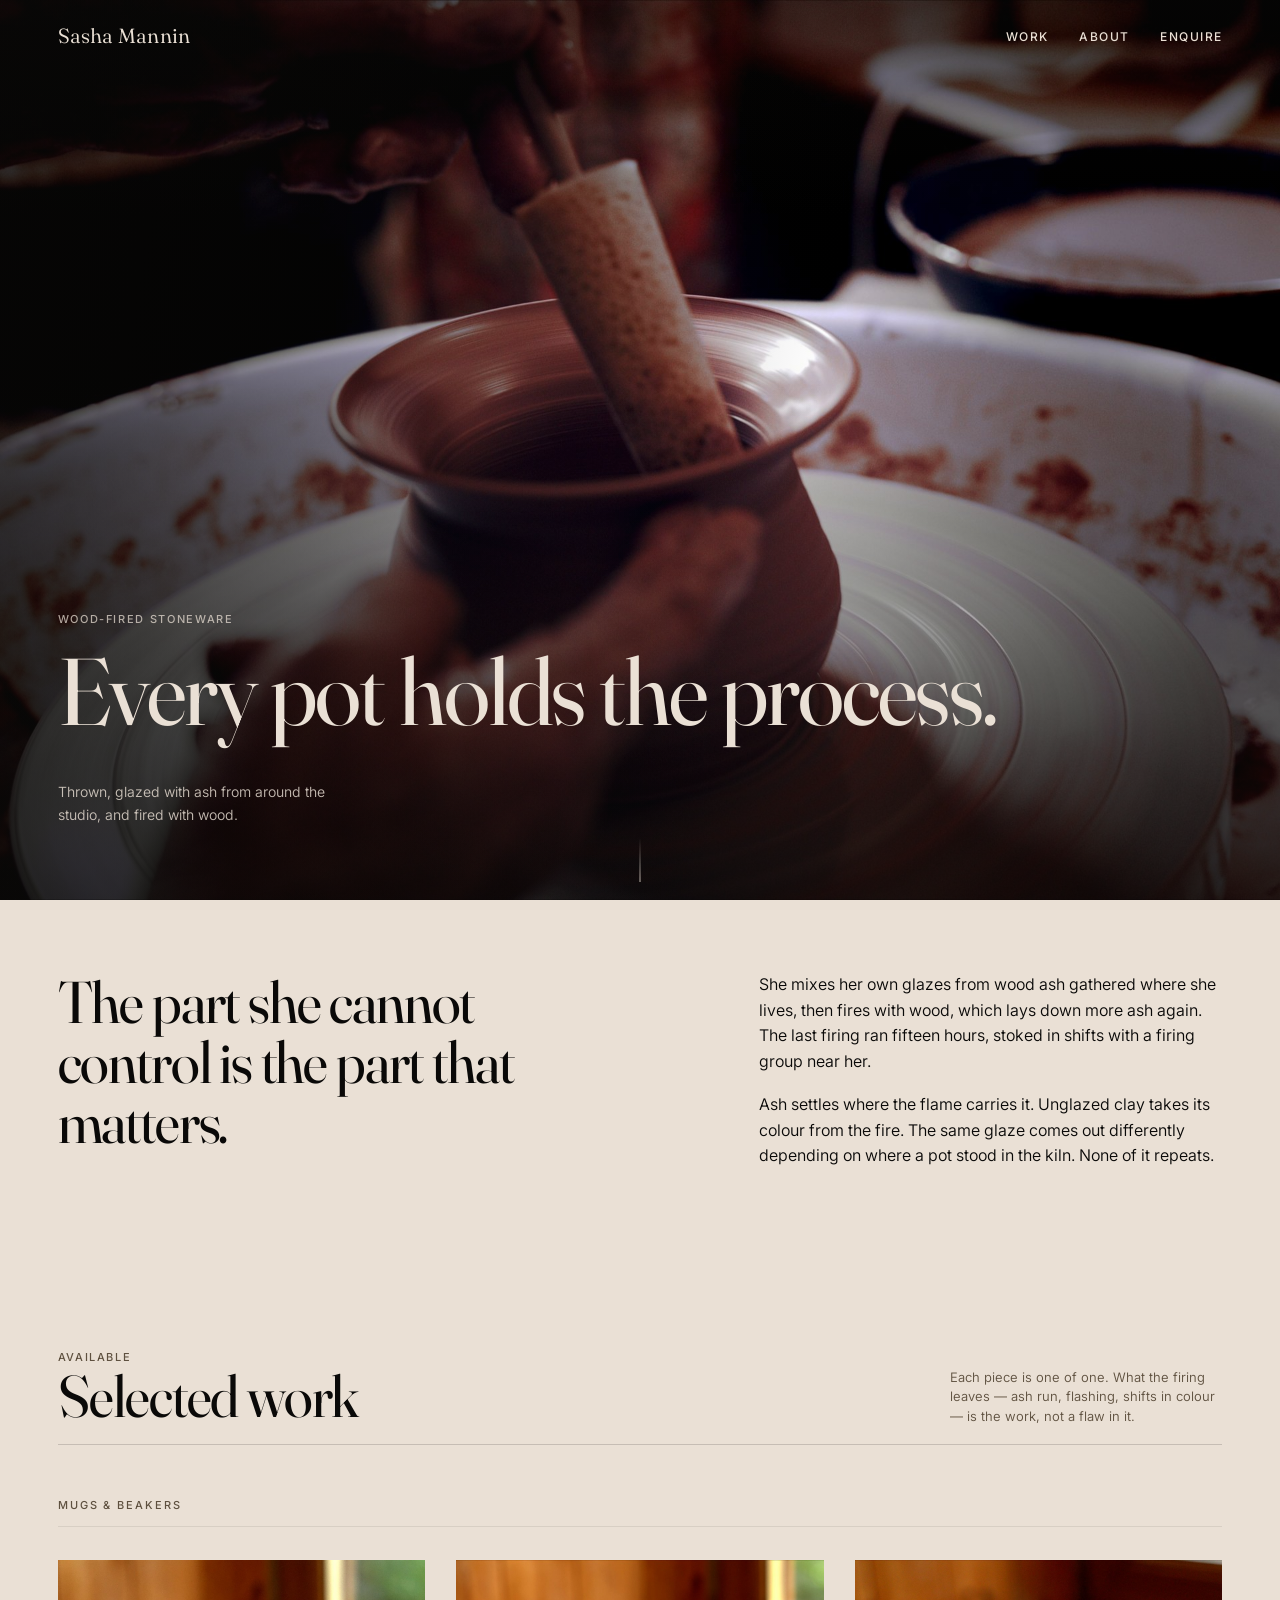
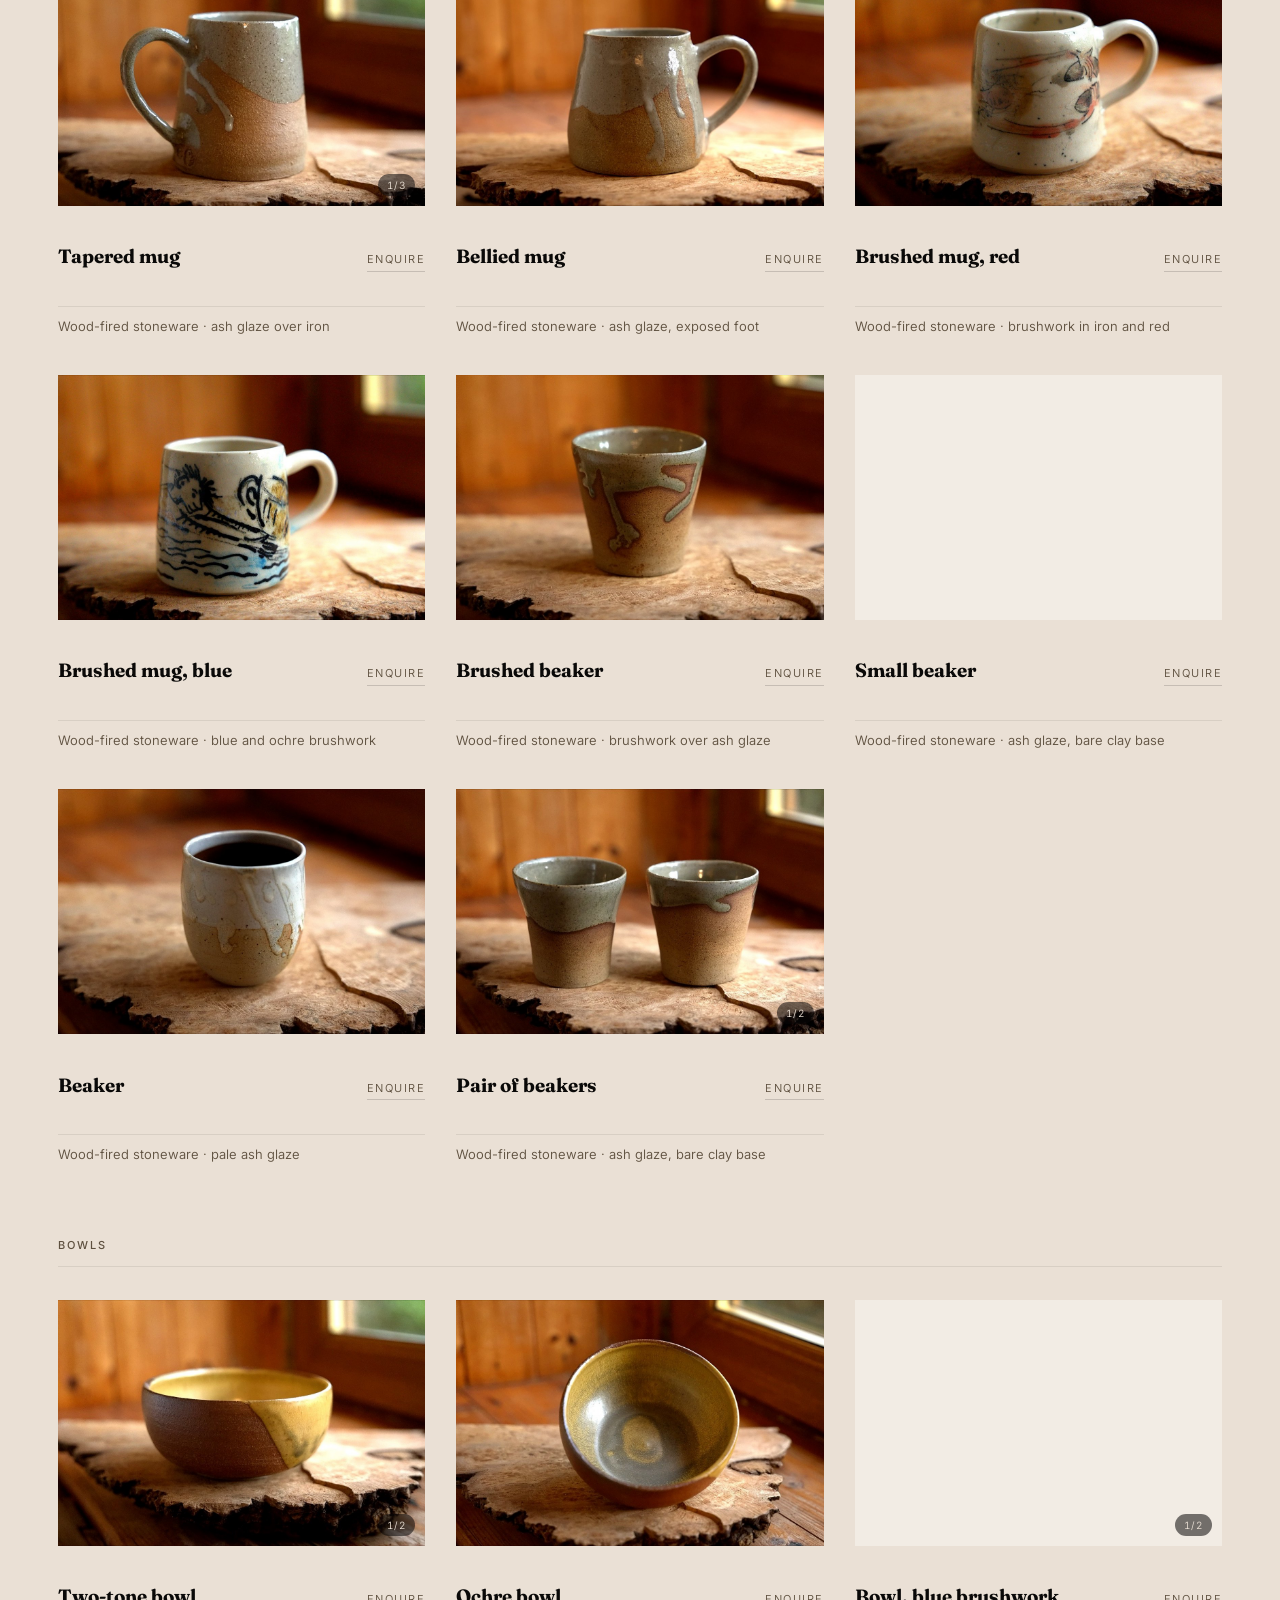
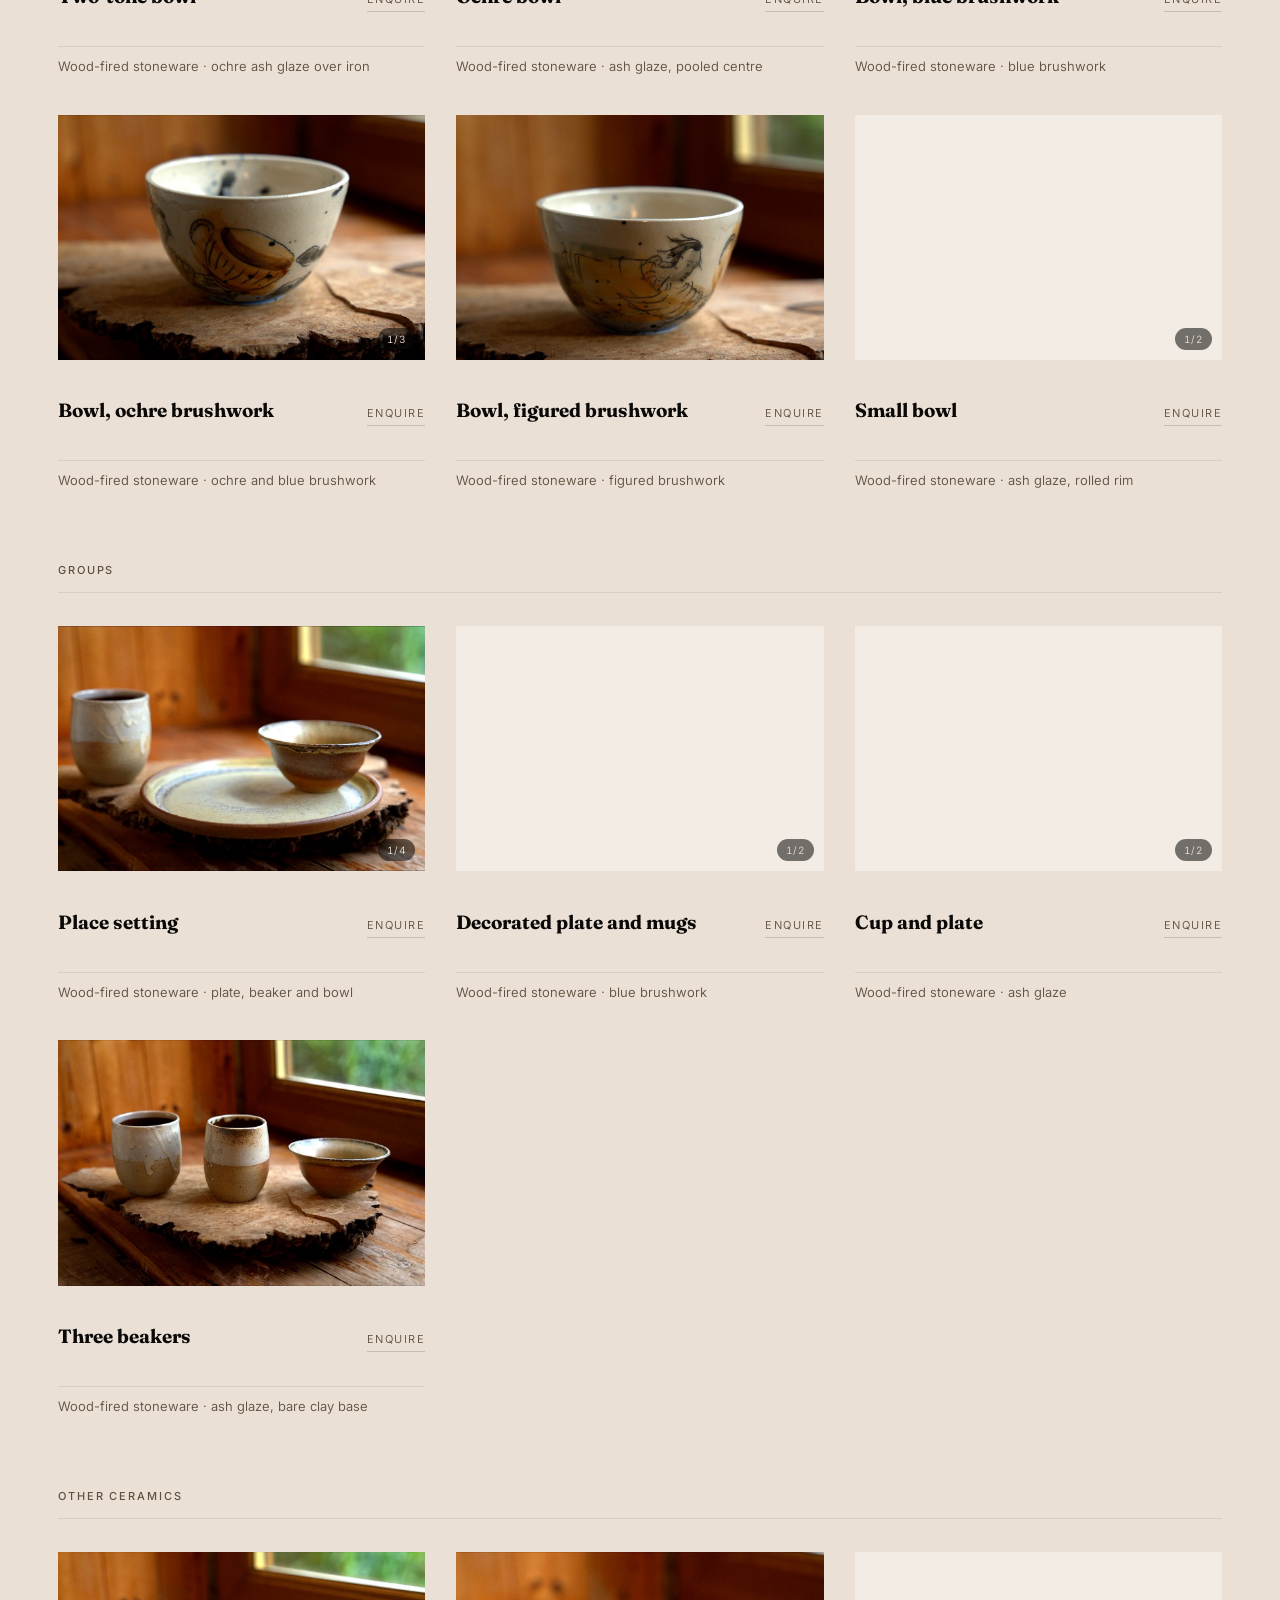
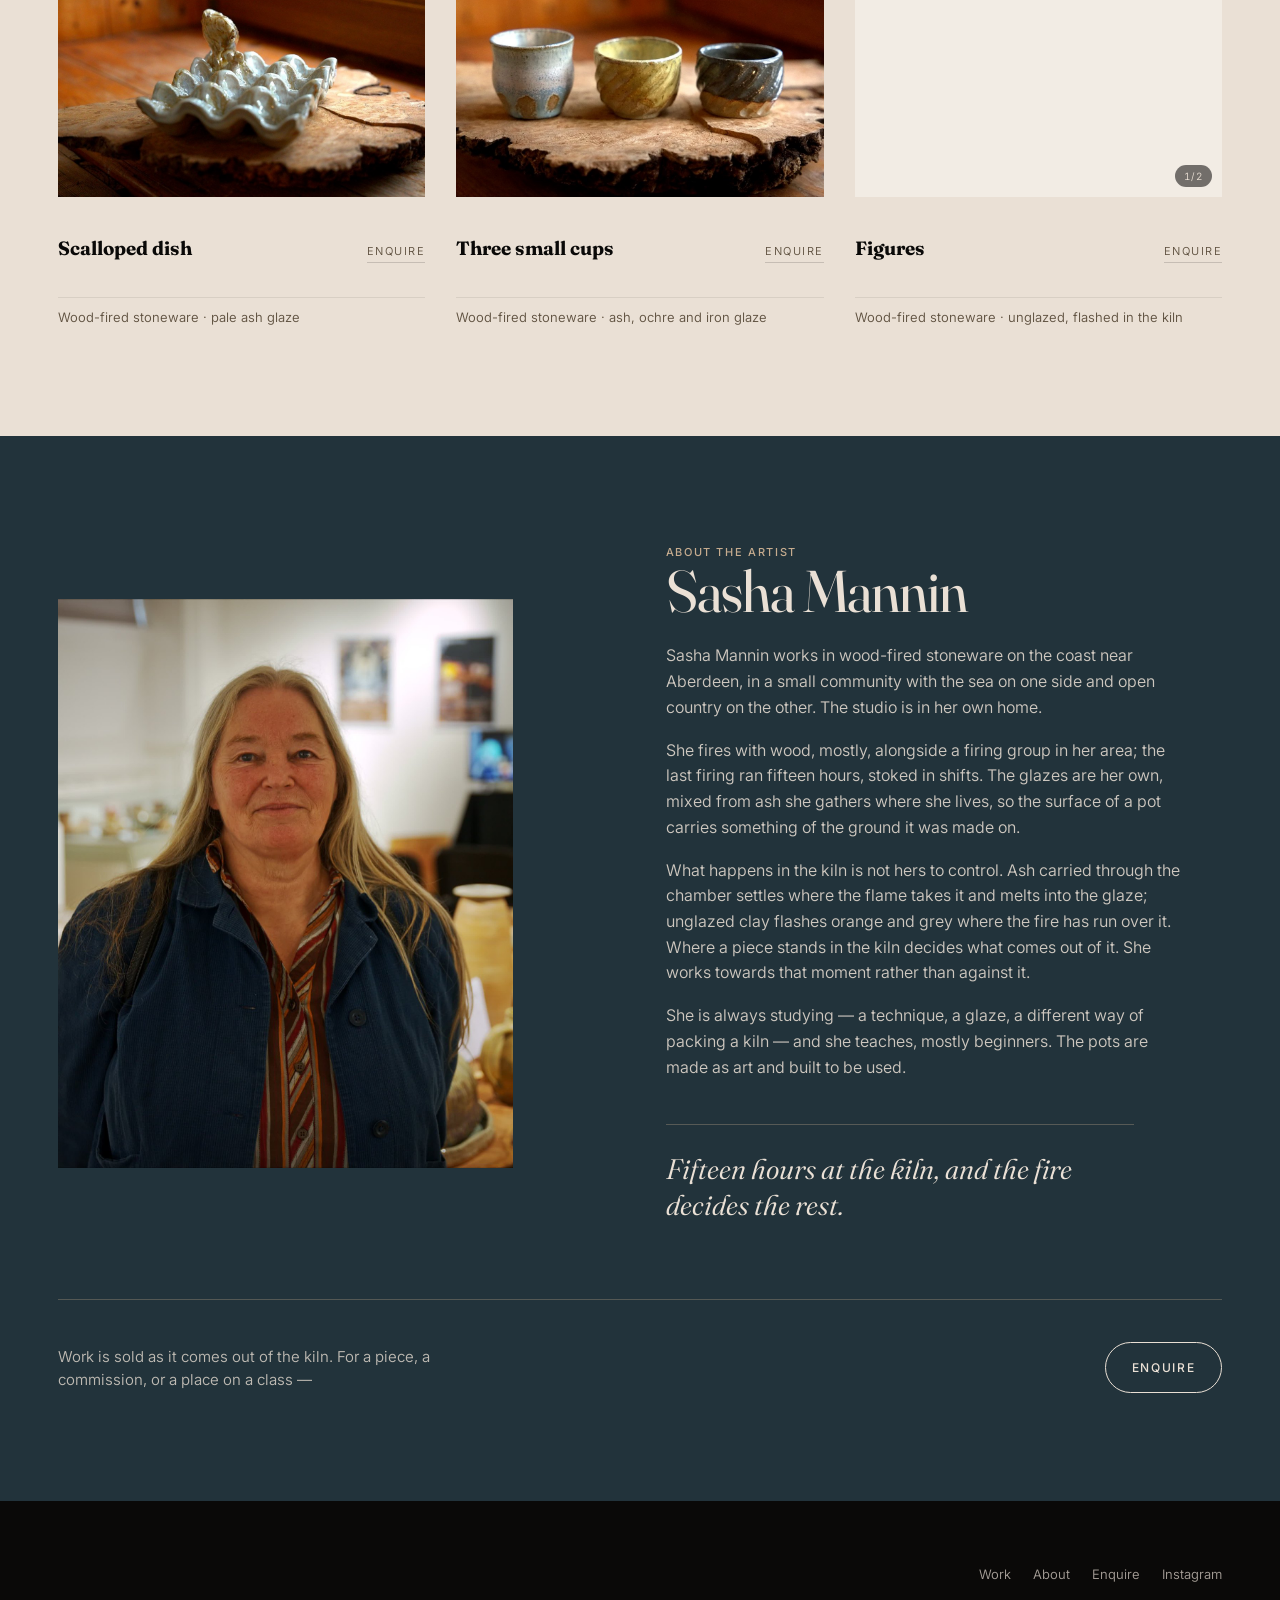
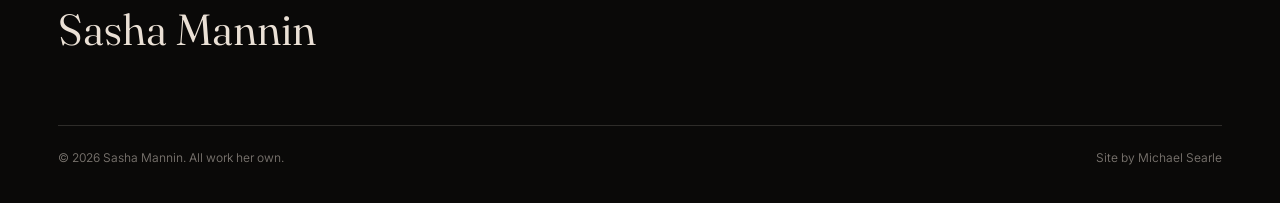
<file: index.html>
<!doctype html>
<html lang="en" class="is-loading">
<head>
<meta charset="utf-8">
<meta name="viewport" content="width=device-width, initial-scale=1">
<title>Sasha Mannin — Ceramics</title>
<meta name="description" content="Wood-fired stoneware by Sasha Mannin, made on the coast near Aberdeen. Glazes mixed from local wood ash, fired with wood over fifteen hours.">
<meta name="theme-color" content="#EAE0D5">

<meta property="og:type" content="website">
<meta property="og:site_name" content="Sasha Mannin">
<meta property="og:title" content="Sasha Mannin — Ceramics">
<meta property="og:description" content="Wood-fired stoneware, made on the coast near Aberdeen and glazed with ash from the land around the studio.">
<!-- Add once a share image exists at assets/img/share.jpg (1200x628, absolute URL) -->
<!-- <meta property="og:image" content="https://REPLACE-DOMAIN/assets/img/share.jpg"> -->

<link rel="icon" href="data:image/svg+xml,%3Csvg xmlns='http://www.w3.org/2000/svg' viewBox='0 0 32 32'%3E%3Crect width='32' height='32' fill='%230A0908'/%3E%3Cpath d='M11 9h10v6a5 5 0 0 1-5 5 5 5 0 0 1-5-5z' fill='%23C6AC8F'/%3E%3C/svg%3E">

<link rel="preconnect" href="https://fonts.googleapis.com">
<link rel="preconnect" href="https://fonts.gstatic.com" crossorigin>
<link href="https://fonts.googleapis.com/css2?family=Fraunces:opsz,wght@9..144,300..700&family=Inter:wght@300..600&display=swap" rel="stylesheet">
<link rel="stylesheet" href="assets/css/site.css">
</head>
<body>

<a class="skip" href="#work">Skip to the work</a>

<header class="mast">
  <a class="wordmark" href="#top">Sasha Mannin</a>
  <nav class="nav" aria-label="Primary">
    <a href="#work">Work</a>
    <a href="#about">About</a>
    <a href="contact.html">Enquire</a>
  </nav>
</header>

<main id="top">

  <!-- ═══════════════ HERO ═══════════════
       Her work, edge to edge, before a single word.
       Drop the file at assets/img/work/hero.jpg — landscape, at
       least 2000px wide. Until then this shows a tone. -->
  <section class="hero">
    <div class="shot" data-file="assets/img/work/hero.jpg">
      <img src="assets/img/work/hero.jpg?v=9" alt="Hands shaping a pot on the wheel" width="2400" height="1600">
    </div>
    <div class="hero__veil"></div>

    <div class="hero__foot">
      <div>
        <p class="label">Wood-fired stoneware</p>
        <h1 class="display display--xl hero__line">Every pot holds the process.</h1>
      </div>
      <p class="hero__aside">Thrown, glazed with ash from around the studio, and fired with wood.</p>
    </div>
    <span class="cue" aria-hidden="true"></span>
  </section>

  <!-- ═══════════════ INTRO ═══════════════ -->
  <section class="bay bay--tight">
    <div class="split">
      <div class="split__a">
        <p class="display display--l">The part she cannot control is the part that matters.</p>
      </div>
      <div class="split__b prose">
        <p>She mixes her own glazes from wood ash gathered where she lives, then fires
        with wood, which lays down more ash again. The last firing ran fifteen hours,
        stoked in shifts with a firing group near her.</p>
        <p>Ash settles where the flame carries it. Unglazed clay takes its colour from
        the fire. The same glaze comes out differently depending on where a pot stood in
        the kiln. None of it repeats.</p>
      </div>
    </div>
  </section>

  <!-- ═══════════════ WORK ═══════════════
       HOW TO ADD A PIECE
       ──────────────────
       Each <article class="piece"> is one object. Put its photographs in
       assets/img/work/reel/ and list them inside the <div class="reel">.
       One image shows as a still; two or more become a reel the visitor
       can swipe or arrow through. Nothing else needs changing — the
       counter and the arrows appear on their own.
       Groups are just <section class="group">. Add or rename freely. -->
  <section id="work" class="bay">
    <div class="head">
      <div>
        <p class="label">Available</p>
        <h2 class="display display--l">Selected work</h2>
      </div>
      <p class="head__note">Each piece is one of one. What the firing leaves — ash run, flashing, shifts in colour — is the work, not a flaw in it.</p>
    </div>

    <section class="group" id="mugs-beakers">
      <h3 class="group__name">Mugs &amp; beakers</h3>
      <div class="grid">

        <article class="piece">
          <div class="piece__frame" data-reel>
            <div class="reel">
              <img src="assets/img/work/reel/ash-mug-1.jpg?v=9" alt="Tapered mug, view 1 of 3" decoding="async" width="1200" height="800">
              <img src="assets/img/work/reel/ash-mug-2.jpg?v=9" alt="Tapered mug, view 2 of 3" decoding="async" width="1200" height="800">
              <img src="assets/img/work/reel/ash-mug-3.jpg?v=9" alt="Tapered mug, view 3 of 3" decoding="async" width="1200" height="800">
            </div>
            <button class="reel__nav reel__nav--prev" type="button" aria-label="Previous view">&#8592;</button>
            <button class="reel__nav reel__nav--next" type="button" aria-label="Next view">&#8594;</button>
            <span class="reel__count" aria-hidden="true">1/3</span>
          </div>
          <div class="piece__slate">
            <h4 class="piece__name">Tapered mug</h4>
            <a class="piece__price" href="contact.html">Enquire</a>
          </div>
          <p class="piece__meta">Wood-fired stoneware · ash glaze over iron</p>
        </article>

        <article class="piece">
          <div class="piece__frame">
            <div class="reel">
              <img src="assets/img/work/reel/grey-mug-1.jpg?v=9" alt="Bellied mug" loading="lazy" decoding="async" width="1200" height="800">
            </div>
          </div>
          <div class="piece__slate">
            <h4 class="piece__name">Bellied mug</h4>
            <a class="piece__price" href="contact.html">Enquire</a>
          </div>
          <p class="piece__meta">Wood-fired stoneware · ash glaze, exposed foot</p>
        </article>

        <article class="piece">
          <div class="piece__frame">
            <div class="reel">
              <img src="assets/img/work/reel/dec-mug-red-1.jpg?v=9" alt="Decorated mug" loading="lazy" decoding="async" width="1200" height="800">
            </div>
          </div>
          <div class="piece__slate">
            <h4 class="piece__name">Brushed mug, red</h4>
            <a class="piece__price" href="contact.html">Enquire</a>
          </div>
          <p class="piece__meta">Wood-fired stoneware · brushwork in iron and red</p>
        </article>

        <article class="piece">
          <div class="piece__frame">
            <div class="reel">
              <img src="assets/img/work/reel/dec-mug-blue-1.jpg?v=9" alt="Decorated mug" loading="lazy" decoding="async" width="1200" height="800">
            </div>
          </div>
          <div class="piece__slate">
            <h4 class="piece__name">Brushed mug, blue</h4>
            <a class="piece__price" href="contact.html">Enquire</a>
          </div>
          <p class="piece__meta">Wood-fired stoneware · blue and ochre brushwork</p>
        </article>

        <article class="piece">
          <div class="piece__frame">
            <div class="reel">
              <img src="assets/img/work/reel/dec-beaker-1.jpg?v=9" alt="Decorated beaker" loading="lazy" decoding="async" width="1200" height="800">
            </div>
          </div>
          <div class="piece__slate">
            <h4 class="piece__name">Brushed beaker</h4>
            <a class="piece__price" href="contact.html">Enquire</a>
          </div>
          <p class="piece__meta">Wood-fired stoneware · brushwork over ash glaze</p>
        </article>

        <article class="piece">
          <div class="piece__frame">
            <div class="reel">
              <img src="assets/img/work/reel/beaker-small-1.jpg?v=9" alt="Small beaker" loading="lazy" decoding="async" width="1200" height="800">
            </div>
          </div>
          <div class="piece__slate">
            <h4 class="piece__name">Small beaker</h4>
            <a class="piece__price" href="contact.html">Enquire</a>
          </div>
          <p class="piece__meta">Wood-fired stoneware · ash glaze, bare clay base</p>
        </article>

        <article class="piece">
          <div class="piece__frame">
            <div class="reel">
              <img src="assets/img/work/reel/beaker-pale-1.jpg?v=9" alt="Beaker" loading="lazy" decoding="async" width="1200" height="800">
            </div>
          </div>
          <div class="piece__slate">
            <h4 class="piece__name">Beaker</h4>
            <a class="piece__price" href="contact.html">Enquire</a>
          </div>
          <p class="piece__meta">Wood-fired stoneware · pale ash glaze</p>
        </article>

        <article class="piece">
          <div class="piece__frame" data-reel>
            <div class="reel">
              <img src="assets/img/work/reel/beaker-pair-1.jpg?v=9" alt="Pair of beakers, view 1 of 2" loading="lazy" decoding="async" width="1200" height="800">
              <img src="assets/img/work/reel/beaker-pair-2.jpg?v=9" alt="Pair of beakers, view 2 of 2" loading="lazy" decoding="async" width="1200" height="800">
            </div>
            <button class="reel__nav reel__nav--prev" type="button" aria-label="Previous view">&#8592;</button>
            <button class="reel__nav reel__nav--next" type="button" aria-label="Next view">&#8594;</button>
            <span class="reel__count" aria-hidden="true">1/2</span>
          </div>
          <div class="piece__slate">
            <h4 class="piece__name">Pair of beakers</h4>
            <a class="piece__price" href="contact.html">Enquire</a>
          </div>
          <p class="piece__meta">Wood-fired stoneware · ash glaze, bare clay base</p>
        </article>

      </div>
    </section>

    <section class="group" id="bowls">
      <h3 class="group__name">Bowls</h3>
      <div class="grid">

        <article class="piece">
          <div class="piece__frame" data-reel>
            <div class="reel">
              <img src="assets/img/work/reel/bowl-twotone-1.jpg?v=9" alt="Two-tone bowl, view 1 of 2" loading="lazy" decoding="async" width="1200" height="800">
              <img src="assets/img/work/reel/bowl-twotone-2.jpg?v=9" alt="Two-tone bowl, view 2 of 2" loading="lazy" decoding="async" width="1200" height="800">
            </div>
            <button class="reel__nav reel__nav--prev" type="button" aria-label="Previous view">&#8592;</button>
            <button class="reel__nav reel__nav--next" type="button" aria-label="Next view">&#8594;</button>
            <span class="reel__count" aria-hidden="true">1/2</span>
          </div>
          <div class="piece__slate">
            <h4 class="piece__name">Two-tone bowl</h4>
            <a class="piece__price" href="contact.html">Enquire</a>
          </div>
          <p class="piece__meta">Wood-fired stoneware · ochre ash glaze over iron</p>
        </article>

        <article class="piece">
          <div class="piece__frame">
            <div class="reel">
              <img src="assets/img/work/reel/bowl-ochre-1.jpg?v=9" alt="Ochre bowl" loading="lazy" decoding="async" width="1200" height="800">
            </div>
          </div>
          <div class="piece__slate">
            <h4 class="piece__name">Ochre bowl</h4>
            <a class="piece__price" href="contact.html">Enquire</a>
          </div>
          <p class="piece__meta">Wood-fired stoneware · ash glaze, pooled centre</p>
        </article>

        <article class="piece">
          <div class="piece__frame" data-reel>
            <div class="reel">
              <img src="assets/img/work/reel/bowl-blue-1.jpg?v=9" alt="Decorated bowl, view 1 of 2" loading="lazy" decoding="async" width="1200" height="800">
              <img src="assets/img/work/reel/bowl-blue-2.jpg?v=9" alt="Decorated bowl, view 2 of 2" loading="lazy" decoding="async" width="1200" height="800">
            </div>
            <button class="reel__nav reel__nav--prev" type="button" aria-label="Previous view">&#8592;</button>
            <button class="reel__nav reel__nav--next" type="button" aria-label="Next view">&#8594;</button>
            <span class="reel__count" aria-hidden="true">1/2</span>
          </div>
          <div class="piece__slate">
            <h4 class="piece__name">Bowl, blue brushwork</h4>
            <a class="piece__price" href="contact.html">Enquire</a>
          </div>
          <p class="piece__meta">Wood-fired stoneware · blue brushwork</p>
        </article>

        <article class="piece">
          <div class="piece__frame" data-reel>
            <div class="reel">
              <img src="assets/img/work/reel/bowl-ochre-d-1.jpg?v=9" alt="Decorated bowl, view 1 of 3" loading="lazy" decoding="async" width="1200" height="800">
              <img src="assets/img/work/reel/bowl-ochre-d-2.jpg?v=9" alt="Decorated bowl, view 2 of 3" loading="lazy" decoding="async" width="1200" height="800">
              <img src="assets/img/work/reel/bowl-ochre-d-3.jpg?v=9" alt="Decorated bowl, view 3 of 3" loading="lazy" decoding="async" width="1200" height="800">
            </div>
            <button class="reel__nav reel__nav--prev" type="button" aria-label="Previous view">&#8592;</button>
            <button class="reel__nav reel__nav--next" type="button" aria-label="Next view">&#8594;</button>
            <span class="reel__count" aria-hidden="true">1/3</span>
          </div>
          <div class="piece__slate">
            <h4 class="piece__name">Bowl, ochre brushwork</h4>
            <a class="piece__price" href="contact.html">Enquire</a>
          </div>
          <p class="piece__meta">Wood-fired stoneware · ochre and blue brushwork</p>
        </article>

        <article class="piece">
          <div class="piece__frame">
            <div class="reel">
              <img src="assets/img/work/reel/bowl-bird-1.jpg?v=9" alt="Decorated bowl" loading="lazy" decoding="async" width="1200" height="800">
            </div>
          </div>
          <div class="piece__slate">
            <h4 class="piece__name">Bowl, figured brushwork</h4>
            <a class="piece__price" href="contact.html">Enquire</a>
          </div>
          <p class="piece__meta">Wood-fired stoneware · figured brushwork</p>
        </article>

        <article class="piece">
          <div class="piece__frame" data-reel>
            <div class="reel">
              <img src="assets/img/work/reel/bowl-small-1.jpg?v=9" alt="Small bowl, view 1 of 2" loading="lazy" decoding="async" width="1200" height="800">
              <img src="assets/img/work/reel/bowl-small-2.jpg?v=9" alt="Small bowl, view 2 of 2" loading="lazy" decoding="async" width="1200" height="800">
            </div>
            <button class="reel__nav reel__nav--prev" type="button" aria-label="Previous view">&#8592;</button>
            <button class="reel__nav reel__nav--next" type="button" aria-label="Next view">&#8594;</button>
            <span class="reel__count" aria-hidden="true">1/2</span>
          </div>
          <div class="piece__slate">
            <h4 class="piece__name">Small bowl</h4>
            <a class="piece__price" href="contact.html">Enquire</a>
          </div>
          <p class="piece__meta">Wood-fired stoneware · ash glaze, rolled rim</p>
        </article>

      </div>
    </section>

    <section class="group" id="groups">
      <h3 class="group__name">Groups</h3>
      <div class="grid">

        <article class="piece">
          <div class="piece__frame" data-reel>
            <div class="reel">
              <img src="assets/img/work/reel/setting-1.jpg?v=9" alt="Place setting, view 1 of 4" loading="lazy" decoding="async" width="1200" height="800">
              <img src="assets/img/work/reel/setting-2.jpg?v=9" alt="Place setting, view 2 of 4" loading="lazy" decoding="async" width="1200" height="800">
              <img src="assets/img/work/reel/setting-3.jpg?v=9" alt="Place setting, view 3 of 4" loading="lazy" decoding="async" width="1200" height="800">
              <img src="assets/img/work/reel/setting-4.jpg?v=9" alt="Place setting, view 4 of 4" loading="lazy" decoding="async" width="1200" height="800">
            </div>
            <button class="reel__nav reel__nav--prev" type="button" aria-label="Previous view">&#8592;</button>
            <button class="reel__nav reel__nav--next" type="button" aria-label="Next view">&#8594;</button>
            <span class="reel__count" aria-hidden="true">1/4</span>
          </div>
          <div class="piece__slate">
            <h4 class="piece__name">Place setting</h4>
            <a class="piece__price" href="contact.html">Enquire</a>
          </div>
          <p class="piece__meta">Wood-fired stoneware · plate, beaker and bowl</p>
        </article>

        <article class="piece">
          <div class="piece__frame" data-reel>
            <div class="reel">
              <img src="assets/img/work/reel/blue-set-1.jpg?v=9" alt="Decorated plate and mugs, view 1 of 2" loading="lazy" decoding="async" width="1200" height="800">
              <img src="assets/img/work/reel/blue-set-2.jpg?v=9" alt="Decorated plate and mugs, view 2 of 2" loading="lazy" decoding="async" width="1200" height="800">
            </div>
            <button class="reel__nav reel__nav--prev" type="button" aria-label="Previous view">&#8592;</button>
            <button class="reel__nav reel__nav--next" type="button" aria-label="Next view">&#8594;</button>
            <span class="reel__count" aria-hidden="true">1/2</span>
          </div>
          <div class="piece__slate">
            <h4 class="piece__name">Decorated plate and mugs</h4>
            <a class="piece__price" href="contact.html">Enquire</a>
          </div>
          <p class="piece__meta">Wood-fired stoneware · blue brushwork</p>
        </article>

        <article class="piece">
          <div class="piece__frame" data-reel>
            <div class="reel">
              <img src="assets/img/work/reel/cup-plate-1.jpg?v=9" alt="Cup and plate, view 1 of 2" loading="lazy" decoding="async" width="1200" height="800">
              <img src="assets/img/work/reel/cup-plate-2.jpg?v=9" alt="Cup and plate, view 2 of 2" loading="lazy" decoding="async" width="1200" height="800">
            </div>
            <button class="reel__nav reel__nav--prev" type="button" aria-label="Previous view">&#8592;</button>
            <button class="reel__nav reel__nav--next" type="button" aria-label="Next view">&#8594;</button>
            <span class="reel__count" aria-hidden="true">1/2</span>
          </div>
          <div class="piece__slate">
            <h4 class="piece__name">Cup and plate</h4>
            <a class="piece__price" href="contact.html">Enquire</a>
          </div>
          <p class="piece__meta">Wood-fired stoneware · ash glaze</p>
        </article>

        <article class="piece">
          <div class="piece__frame">
            <div class="reel">
              <img src="assets/img/work/reel/three-beakers-1.jpg?v=9" alt="Three beakers" loading="lazy" decoding="async" width="1200" height="800">
            </div>
          </div>
          <div class="piece__slate">
            <h4 class="piece__name">Three beakers</h4>
            <a class="piece__price" href="contact.html">Enquire</a>
          </div>
          <p class="piece__meta">Wood-fired stoneware · ash glaze, bare clay base</p>
        </article>

      </div>
    </section>

    <section class="group" id="other-ceramics">
      <h3 class="group__name">Other ceramics</h3>
      <div class="grid">

        <article class="piece">
          <div class="piece__frame">
            <div class="reel">
              <img src="assets/img/work/reel/scallop-1.jpg?v=9" alt="Scalloped dish" loading="lazy" decoding="async" width="1200" height="800">
            </div>
          </div>
          <div class="piece__slate">
            <h4 class="piece__name">Scalloped dish</h4>
            <a class="piece__price" href="contact.html">Enquire</a>
          </div>
          <p class="piece__meta">Wood-fired stoneware · pale ash glaze</p>
        </article>

        <article class="piece">
          <div class="piece__frame">
            <div class="reel">
              <img src="assets/img/work/reel/three-cups-1.jpg?v=9" alt="Three small cups" loading="lazy" decoding="async" width="1200" height="800">
            </div>
          </div>
          <div class="piece__slate">
            <h4 class="piece__name">Three small cups</h4>
            <a class="piece__price" href="contact.html">Enquire</a>
          </div>
          <p class="piece__meta">Wood-fired stoneware · ash, ochre and iron glaze</p>
        </article>

        <article class="piece">
          <div class="piece__frame" data-reel>
            <div class="reel">
              <img src="assets/img/work/reel/figures-1.jpg?v=9" alt="Figures, view 1 of 2" loading="lazy" decoding="async" width="1200" height="800">
              <img src="assets/img/work/reel/figures-2.jpg?v=9" alt="Figures, view 2 of 2" loading="lazy" decoding="async" width="1200" height="800">
            </div>
            <button class="reel__nav reel__nav--prev" type="button" aria-label="Previous view">&#8592;</button>
            <button class="reel__nav reel__nav--next" type="button" aria-label="Next view">&#8594;</button>
            <span class="reel__count" aria-hidden="true">1/2</span>
          </div>
          <div class="piece__slate">
            <h4 class="piece__name">Figures</h4>
            <a class="piece__price" href="contact.html">Enquire</a>
          </div>
          <p class="piece__meta">Wood-fired stoneware · unglazed, flashed in the kiln</p>
        </article>

      </div>
    </section>

  </section>

  <!-- ═══════════════ HER ═══════════════
       The profile, on the dark band so it reads as a chapter and
       not an afterthought. Portrait: assets/img/studio/portrait.jpg -->
  <section id="about" class="profile bay">
    <div class="profile__grid">
      <div class="profile__shot">
        <div class="piece__frame" data-file="studio/portrait.jpg">
          <img src="assets/img/studio/portrait.jpg?v=9" alt="Sasha Mannin at an exhibition of her work" loading="lazy" decoding="async" width="1200" height="1500">
        </div>
      </div>

      <div class="profile__body">
        <p class="label">About the artist</p>
        <h2 class="display display--l">Sasha Mannin</h2>

        <div class="prose">
          <p>Sasha Mannin works in wood-fired stoneware on the coast near Aberdeen, in a
          small community with the sea on one side and open country on the other. The
          studio is in her own home.</p>
          <p>She fires with wood, mostly, alongside a firing group in her area; the last
          firing ran fifteen hours, stoked in shifts. The glazes are her own, mixed from
          ash she gathers where she lives, so the surface of a pot carries something of
          the ground it was made on.</p>
          <p>What happens in the kiln is not hers to control. Ash carried through the
          chamber settles where the flame takes it and melts into the glaze; unglazed
          clay flashes orange and grey where the fire has run over it. Where a piece
          stands in the kiln decides what comes out of it. She works towards that moment
          rather than against it.</p>
          <p>She is always studying — a technique, a glaze, a different way of packing a
          kiln — and she teaches, mostly beginners. The pots are made as art and built to
          be used.</p>
        </div>
        <p class="quote">Fifteen hours at the kiln, and the fire decides the rest.</p>
      </div>
    </div>

    <div class="enquire-line">
      <p>Work is sold as it comes out of the kiln. For a piece, a commission, or a place on a class &mdash;</p>
      <a class="btn btn--light" href="contact.html">Enquire</a>
    </div>
  </section>

<footer class="foot">
  <div class="foot__top">
    <p class="foot__mark">Sasha Mannin</p>
    <nav class="foot__links" aria-label="Footer">
      <a href="#work">Work</a>
      <a href="#about">About</a>
      <a href="contact.html">Enquire</a>
      <!-- REPLACE: confirm the handle -->
      <a href="https://www.instagram.com/thetravelingartlab/" rel="noopener">Instagram</a>
    </nav>
  </div>
  <div class="foot__bottom">
    <span>© <span id="year">2026</span> Sasha Mannin. All work her own.</span>
    <span>Site by Michael Searle</span>
  </div>
</footer>

<script src="assets/js/site.js"></script>
</body>
</html>
</file>
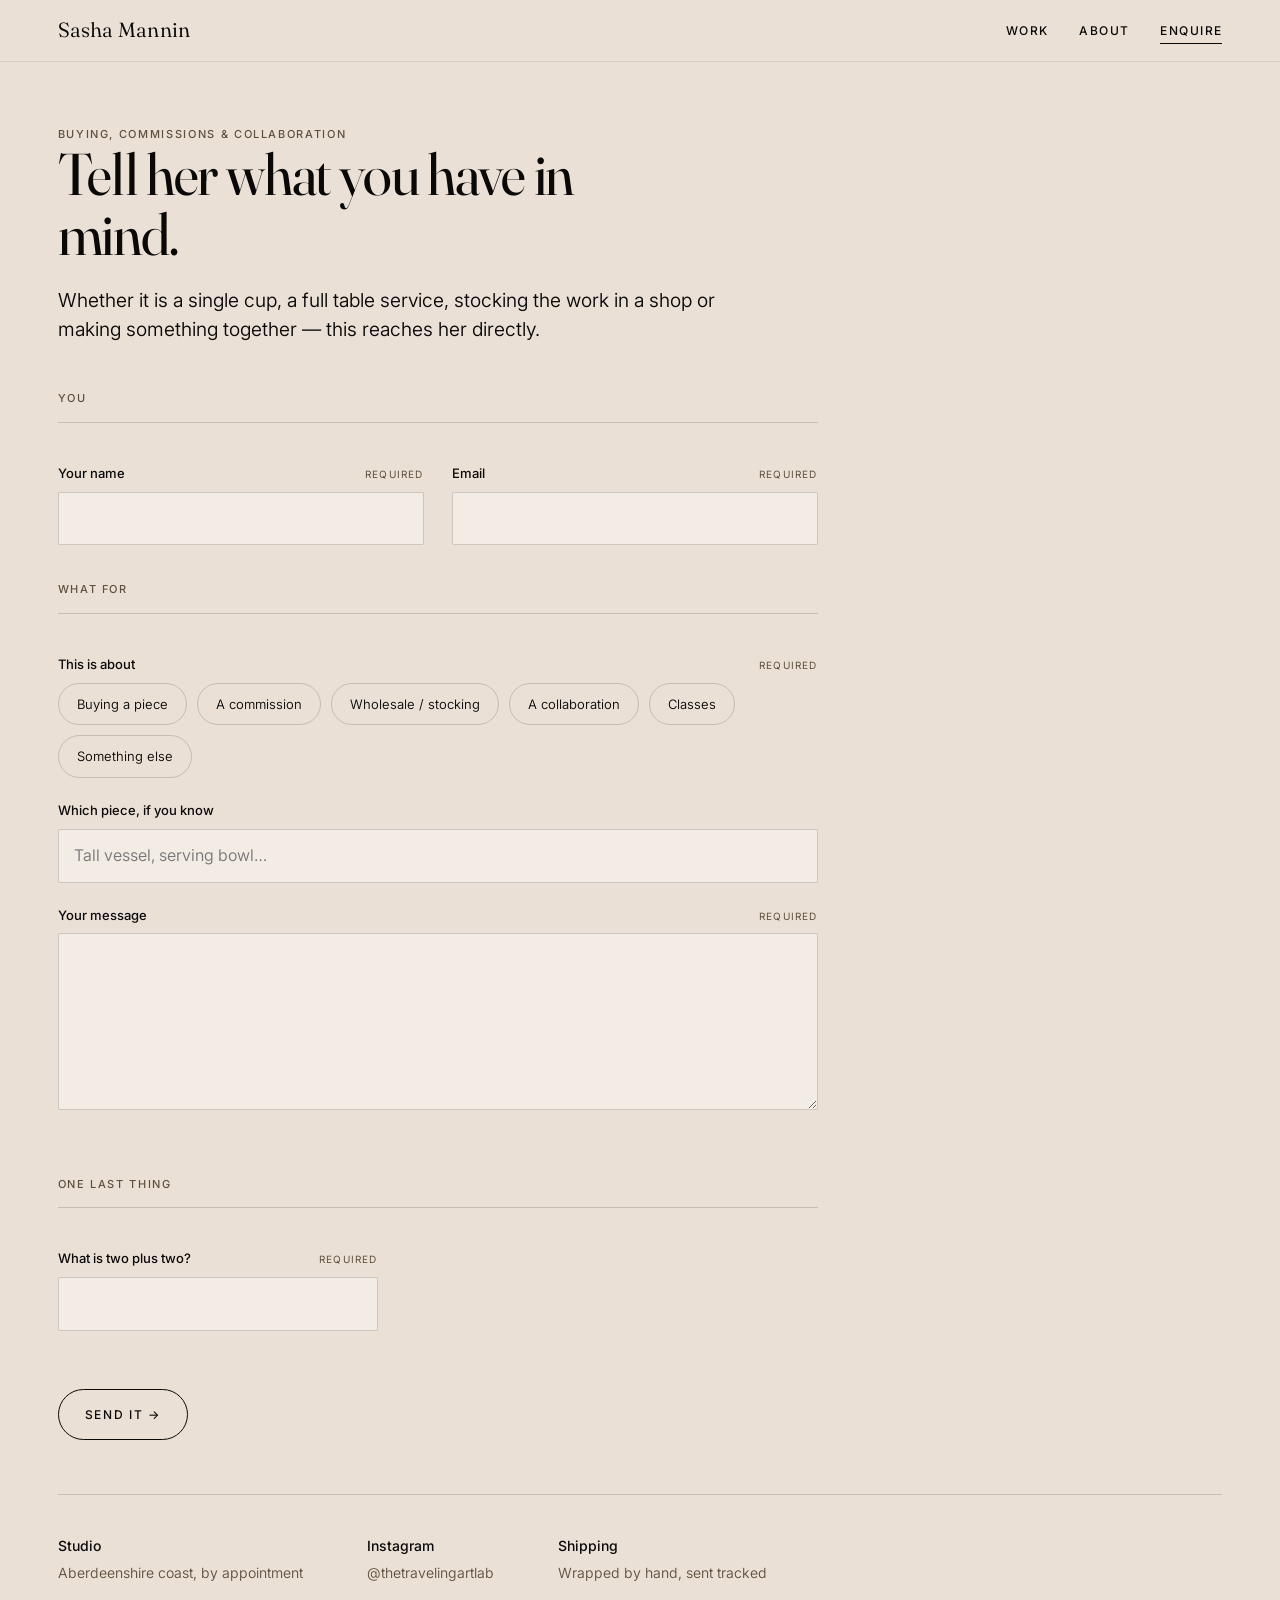
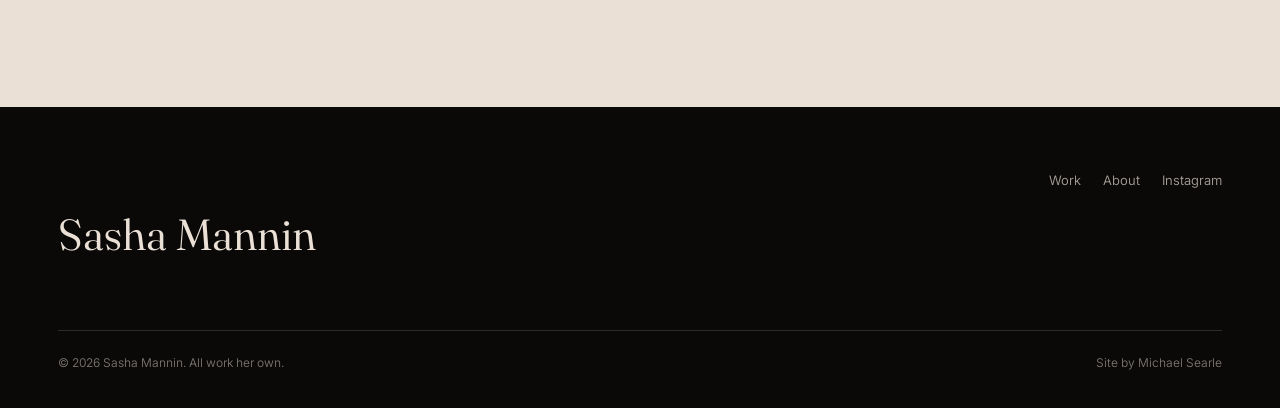
<file: contact.html>
<!doctype html>
<html lang="en" class="is-loading">
<head>
<meta charset="utf-8">
<meta name="viewport" content="width=device-width, initial-scale=1">
<title>Enquire — Sasha Mannin</title>
<meta name="description" content="Buy a piece, commission work, join a class or collaborate with Sasha Mannin — wood-fired stoneware on the Aberdeenshire coast.">
<meta name="theme-color" content="#EAE0D5">
<meta name="robots" content="index, follow">

<link rel="icon" href="data:image/svg+xml,%3Csvg xmlns='http://www.w3.org/2000/svg' viewBox='0 0 32 32'%3E%3Crect width='32' height='32' fill='%230A0908'/%3E%3Cpath d='M11 9h10v6a5 5 0 0 1-5 5 5 5 0 0 1-5-5z' fill='%23C6AC8F'/%3E%3C/svg%3E">

<link rel="preconnect" href="https://fonts.googleapis.com">
<link rel="preconnect" href="https://fonts.gstatic.com" crossorigin>
<link href="https://fonts.googleapis.com/css2?family=Fraunces:opsz,wght@9..144,300..700&family=Inter:wght@300..600&display=swap" rel="stylesheet">
<link rel="stylesheet" href="assets/css/site.css">
</head>
<body>

<a class="skip" href="#enquiry">Skip to the form</a>

<header class="mast is-solid">
  <a class="wordmark" href="index.html">Sasha Mannin</a>
  <nav class="nav" aria-label="Primary">
    <a href="index.html#work">Work</a>
    <a href="index.html#about">About</a>
    <a href="contact.html" aria-current="page">Enquire</a>
  </nav>
</header>

<main class="bay page-top">

  <p class="label">Buying, commissions &amp; collaboration</p>
  <h1 class="display display--l" style="max-width:16ch">Tell her what you have in mind.</h1>
  <p class="lede" style="margin-top:22px">
    Whether it is a single cup, a full table service, stocking the work in a shop
    or making something together — this reaches her directly.
  </p>

  <div id="enquiry">
    <form class="form" id="enquiry-form" novalidate>

      <p class="form__error" id="form-error" role="alert" hidden></p>

      <fieldset class="form__set">
        <legend class="form__legend">You</legend>
        <div class="form__grid">
          <p class="field">
            <label class="field__label" for="f-name">Your name <span class="field__req">Required</span></label>
            <input class="field__input" id="f-name" name="name" type="text" autocomplete="name" required>
          </p>
          <p class="field">
            <label class="field__label" for="f-email">Email <span class="field__req">Required</span></label>
            <input class="field__input" id="f-email" name="email" type="email" autocomplete="email" required>
          </p>
        </div>
      </fieldset>

      <fieldset class="form__set">
        <legend class="form__legend">What for</legend>

        <p class="field">
          <span class="field__label" id="why-label">This is about <span class="field__req">Required</span></span>
          <span class="choices" role="radiogroup" aria-labelledby="why-label">
            <label class="choice"><input type="radio" name="purpose" value="Buying a piece" required><span>Buying a piece</span></label>
            <label class="choice"><input type="radio" name="purpose" value="A commission"><span>A commission</span></label>
            <label class="choice"><input type="radio" name="purpose" value="Wholesale or stocking"><span>Wholesale / stocking</span></label>
            <label class="choice"><input type="radio" name="purpose" value="A collaboration"><span>A collaboration</span></label>
            <label class="choice"><input type="radio" name="purpose" value="Classes or workshops"><span>Classes</span></label>
            <label class="choice"><input type="radio" name="purpose" value="Something else"><span>Something else</span></label>
          </span>
        </p>

        <p class="field">
          <label class="field__label" for="f-piece">Which piece, if you know</label>
          <input class="field__input" id="f-piece" name="piece" type="text" placeholder="Tall vessel, serving bowl…">
        </p>

        <p class="field">
          <label class="field__label" for="f-message">Your message <span class="field__req">Required</span></label>
          <textarea class="field__input field__input--area" id="f-message" name="message" rows="6" required></textarea>
        </p>
      </fieldset>

      <fieldset class="form__set">
        <legend class="form__legend">One last thing</legend>
        <p class="field" style="max-width:320px">
          <label class="field__label" for="f-human"><span id="human-question">Loading…</span> <span class="field__req">Required</span></label>
          <input class="field__input" id="f-human" name="human" type="text" autocomplete="off" inputmode="numeric">
        </p>
        <!-- Left empty by people, filled in by robots. -->
        <label class="pot" aria-hidden="true">Leave this empty
          <input type="text" name="website" tabindex="-1" autocomplete="off">
        </label>
      </fieldset>

      <button class="btn" type="submit">Send it →</button>
      <p class="form__note" id="form-note"></p>
    </form>

    <div class="sent" id="sent" hidden>
      <p class="display display--m">Thank you — that is on its way.</p>
      <p id="sent-body">She reads everything herself, so give her a day or two.</p>
    </div>
  </div>

  <div class="aside">
    <p><b>Studio</b>Aberdeenshire coast, by appointment</p>
    <p><b>Instagram</b><a href="https://www.instagram.com/thetravelingartlab/" rel="noopener">@thetravelingartlab</a></p>
    <p><b>Shipping</b>Wrapped by hand, sent tracked</p>
  </div>
</main>

<footer class="foot">
  <div class="foot__top">
    <p class="foot__mark">Sasha Mannin</p>
    <nav class="foot__links" aria-label="Footer">
      <a href="index.html#work">Work</a>
      <a href="index.html#about">About</a>
      <a href="https://www.instagram.com/thetravelingartlab/" rel="noopener">Instagram</a>
    </nav>
  </div>
  <div class="foot__bottom">
    <span>© <span id="year">2026</span> Sasha Mannin. All work her own.</span>
    <span>Site by Michael Searle</span>
  </div>
</footer>

<script src="assets/js/contact.js"></script>
</body>
</html>
</file>
<file: assets/css/site.css>
/* ============================================================
   Sasha Mannin — ceramics
   Palette, fixed: coolors.co/0a0908-22333b-eae0d5-c6ac8f-5e503f
   The page is warm and quiet so the glazes carry the colour.
   ============================================================ */

:root{
  --ink:    #0A0908;   /* type, and the deepest ground */
  --slate:  #22333B;   /* the dark band behind her profile */
  --bone:   #EAE0D5;   /* paper */
  --clay:   #C6AC8F;   /* rules, accents, the enquiry ground */
  --earth:  #5E503F;   /* secondary type */

  --bone-lift: #F2ECE4;  /* a half-step up from paper, for cards */
  --rule:      rgba(10,9,8,.16);
  --rule-soft: rgba(10,9,8,.08);

  --gutter: clamp(20px, 4.5vw, 76px);
  --band:   clamp(76px, 12vh, 168px);

  --f-display: 'Fraunces', 'Iowan Old Style', Georgia, 'Times New Roman', serif;
  --f-ui:      'Inter', -apple-system, BlinkMacSystemFont, 'Segoe UI', Helvetica, Arial, sans-serif;

  --ease: cubic-bezier(.22,.61,.36,1);
}

*,*::before,*::after{ box-sizing:border-box; }

html{
  background:var(--bone);
  -webkit-text-size-adjust:100%;
  scroll-behavior:smooth;
  scroll-padding-top:88px;
}

body{
  margin:0;
  background:var(--bone);
  color:var(--ink);
  font-family:var(--f-ui);
  font-size:16px;
  line-height:1.6;
  font-weight:350;
  -webkit-font-smoothing:antialiased;
  overflow-x:clip;
}

img{ display:block; max-width:100%; height:auto; }
a{ color:inherit; text-decoration:none; }
button{ font:inherit; color:inherit; background:none; border:0; padding:0; cursor:pointer; }

::selection{ background:var(--ink); color:var(--bone); }
:focus-visible{ outline:2px solid var(--ink); outline-offset:4px; }

.skip{
  position:absolute; left:-9999px;
  background:var(--ink); color:var(--bone);
  padding:12px 18px; z-index:100;
}
.skip:focus{ left:12px; top:12px; }

/* ---------- type roles ---------- */

.display{
  font-family:var(--f-display);
  font-weight:400;
  font-variation-settings:'opsz' 144;
  line-height:1.02;
  letter-spacing:-.02em;
  margin:0;
}
.display--xl{ font-size:clamp(42px, 7.4vw, 108px); }
.display--l { font-size:clamp(32px, 4.6vw, 66px); }
.display--m { font-size:clamp(24px, 2.8vw, 40px); line-height:1.12; }

.label{
  font-family:var(--f-ui);
  font-size:11px;
  font-weight:500;
  letter-spacing:.15em;
  text-transform:uppercase;
  color:var(--earth);
  margin:0;
}

.lede{
  font-size:clamp(17px, 1.5vw, 21px);
  line-height:1.55;
  font-weight:350;
  max-width:56ch;
  margin:0;
}

.prose p{ max-width:60ch; margin:0 0 1.1em; }
.prose p:last-child{ margin-bottom:0; }

/* ---------- masthead ---------- */

.mast{
  position:fixed;
  z-index:50;
  top:0; left:0; right:0;
  display:flex;
  align-items:center;
  justify-content:space-between;
  gap:20px;
  padding:20px var(--gutter);
  color:var(--bone);
  transition:background-color .45s var(--ease), color .45s var(--ease),
             padding .45s var(--ease), box-shadow .45s var(--ease);
}
.mast.is-stuck,
.mast.is-solid{
  background:var(--bone);
  color:var(--ink);
  padding-block:14px;
  box-shadow:0 1px 0 var(--rule-soft);
}

.wordmark{
  font-family:var(--f-display);
  font-variation-settings:'opsz' 40;
  font-size:clamp(17px,1.6vw,21px);
  letter-spacing:.005em;
  white-space:nowrap;
}

.nav{
  display:flex;
  gap:clamp(16px,2.4vw,34px);
  align-items:center;
  font-size:12px;
  letter-spacing:.12em;
  text-transform:uppercase;
  font-weight:500;
}
.nav a{ position:relative; padding-block:4px; }
.nav a::after{
  content:''; position:absolute; left:0; right:0; bottom:0;
  height:1px; background:currentColor;
  transform:scaleX(0); transform-origin:left;
  transition:transform .4s var(--ease);
}
.nav a:hover::after,
.nav a[aria-current]::after{ transform:scaleX(1); }

/* ---------- hero ---------- */
/* Her work, edge to edge, before a single word. */

.hero{
  position:relative;
  height:100svh;
  min-height:520px;
  background:var(--slate);
  overflow:hidden;
}
.hero .shot{ position:absolute; inset:0; }
.hero .shot img{ width:100%; height:100%; object-fit:cover; }

.hero__veil{
  position:absolute; inset:0;
  /* Two scrims, so the type holds on a bright photograph as well as a dark
     one: a vertical one for the masthead and the foot, and a horizontal one
     that keeps a dark ground under the text column whatever is behind it. */
  background:
    linear-gradient(100deg,
      rgba(10,9,8,.62) 0%,
      rgba(10,9,8,.34) 30%,
      rgba(10,9,8,0)   62%),
    linear-gradient(180deg,
      rgba(10,9,8,.46) 0%,
      rgba(10,9,8,0)   24%,
      rgba(10,9,8,0)   42%,
      rgba(10,9,8,.74) 100%);
}

.hero__foot{
  position:absolute;
  left:var(--gutter); right:var(--gutter); bottom:clamp(30px,6vh,64px);
  color:var(--bone);
  display:flex;
  align-items:flex-end;
  justify-content:space-between;
  gap:28px;
  flex-wrap:wrap;
}
.hero__foot .label{ color:rgba(234,224,213,.72); margin-bottom:14px; }
.hero__line{ max-width:20ch; }
.hero__aside{
  font-size:14px;
  max-width:30ch;
  color:rgba(234,224,213,.82);
  padding-bottom:6px;
}

.cue{
  position:absolute;
  left:50%; bottom:18px;
  transform:translateX(-50%);
  width:1px; height:44px;
  background:linear-gradient(180deg, rgba(234,224,213,0), rgba(234,224,213,.8));
}

/* ---------- shared section furniture ---------- */

.bay{ padding:var(--band) var(--gutter); }
.bay--tight{ padding-block:clamp(52px,8vh,110px); }

.head{
  display:flex;
  align-items:flex-end;
  justify-content:space-between;
  gap:24px;
  flex-wrap:wrap;
  margin-bottom:clamp(28px,4vw,56px);
  padding-bottom:18px;
  border-bottom:1px solid var(--rule);
}

.split{
  display:grid;
  grid-template-columns:repeat(12,1fr);
  gap:clamp(20px,3vw,56px);
  align-items:start;
}
.split__a{ grid-column:1 / span 6; }
.split__b{ grid-column:8 / span 5; }

/* ---------- the work grid ---------- */

.grid{
  display:grid;
  grid-template-columns:repeat(12,1fr);
  gap:clamp(22px,3vw,54px) clamp(18px,2.4vw,40px);
  align-items:start;
}

.piece{
  grid-column:span var(--span,4);
  opacity:0;
  transform:translateY(20px);
  transition:opacity .8s var(--ease), transform .8s var(--ease);
}
.piece.is-in{ opacity:1; transform:none; }

.piece__frame{
  position:relative;
  overflow:hidden;
  background:var(--bone-lift);
  aspect-ratio:var(--ratio, 3/2);
}
.piece__frame img{
  width:100%; height:100%; object-fit:cover;
  transition:transform 1.1s var(--ease);
}
.piece:hover .piece__frame img{ transform:scale(1.035); }

.piece__slate{
  display:flex;
  justify-content:space-between;
  align-items:baseline;
  gap:14px;
  margin-top:14px;
  padding-bottom:12px;
  border-bottom:1px solid var(--rule-soft);
}
.piece__name{
  font-family:var(--f-display);
  font-variation-settings:'opsz' 40;
  font-size:clamp(17px,1.5vw,21px);
  line-height:1.2;
}
.piece__price{
  font-size:12px;
  letter-spacing:.08em;
  color:var(--earth);
  white-space:nowrap;
}
.piece__meta{
  margin:10px 0 0;
  font-size:13px;
  color:var(--earth);
  line-height:1.5;
}
.piece__meta span::after{ content:' · '; opacity:.5; }
.piece__meta span:last-child::after{ content:''; }

/* ---------- her profile, on the dark band ---------- */

.profile{
  background:var(--slate);
  color:var(--bone);
}
.profile .label{ color:var(--clay); }
.profile__grid{
  display:grid;
  grid-template-columns:repeat(12,1fr);
  gap:clamp(24px,4vw,72px);
  align-items:center;
}
.profile__shot{ grid-column:1 / span 5; }
.profile__shot .piece__frame{ aspect-ratio:4/5; background:#1a272e; }
.profile__body{ grid-column:7 / span 6; }
.profile__body .prose{ color:rgba(234,224,213,.86); margin-top:22px; }
.profile__body .prose p{ max-width:52ch; }

.quote{
  margin:clamp(26px,4vw,44px) 0 0;
  padding-top:26px;
  border-top:1px solid rgba(198,172,143,.32);
  font-family:var(--f-display);
  font-variation-settings:'opsz' 72;
  font-size:clamp(20px,2.2vw,30px);
  line-height:1.28;
  font-style:italic;
  color:var(--bone);
  max-width:26ch;
}

.btn{
  display:inline-flex;
  align-items:center;
  gap:12px;
  padding:15px 26px;
  border:1px solid var(--ink);
  border-radius:999px;
  font-size:12px;
  letter-spacing:.14em;
  text-transform:uppercase;
  font-weight:500;
  transition:background-color .4s var(--ease), color .4s var(--ease);
}
.btn:hover{ background:var(--ink); color:var(--bone); }
.btn--light{ border-color:var(--bone); }
.btn--light:hover{ background:var(--bone); color:var(--ink); }

/* ---------- footer ---------- */

.foot{
  background:var(--ink);
  color:rgba(234,224,213,.7);
  padding:clamp(46px,7vh,84px) var(--gutter) clamp(28px,4vh,44px);
  font-size:13px;
}
.foot__top{
  display:flex;
  justify-content:space-between;
  gap:28px;
  flex-wrap:wrap;
  padding-bottom:30px;
  border-bottom:1px solid rgba(234,224,213,.16);
}
.foot__mark{
  font-family:var(--f-display);
  font-variation-settings:'opsz' 72;
  font-size:clamp(26px,3.4vw,44px);
  color:var(--bone);
  line-height:1;
}
.foot__links{ display:flex; gap:22px; flex-wrap:wrap; }
.foot a:hover{ color:var(--bone); }
.foot__bottom{
  display:flex;
  justify-content:space-between;
  gap:20px;
  flex-wrap:wrap;
  padding-top:22px;
  font-size:12px;
  color:rgba(234,224,213,.5);
}

/* ---------- placeholders ---------- */
/* Every frame holds a real <img>. Until the file exists beside it,
   the frame shows a tone from the palette and names the file it
   is waiting for, so nothing ever renders as a broken image. */

.piece__frame.is-empty img,
.hero .shot.is-empty img{ display:none; }

.piece__frame.is-empty,
.hero .shot.is-empty{
  background:
    radial-gradient(120% 90% at 50% 112%, rgba(234,224,213,.30), transparent 62%),
    radial-gradient(76% 58% at 50% 42%,  rgba(10,9,8,.16), transparent 70%),
    var(--tone, var(--clay));
}
.hero .shot.is-empty{ --tone:#3b4a4f; }

.piece__frame.is-empty{ box-shadow:inset 0 0 0 1px var(--rule-soft); }

.piece__frame.is-empty::after,
.hero .shot.is-empty::after{
  content:attr(data-file);
  position:absolute;
  left:14px; bottom:12px;
  font-family:var(--f-ui);
  font-size:10px;
  letter-spacing:.1em;
  text-transform:uppercase;
  color:rgba(10,9,8,.5);
}
.hero .shot.is-empty::after{
  color:rgba(234,224,213,.55);
  left:var(--gutter); top:96px; bottom:auto;
}

/* ---------- narrow ---------- */

@media (max-width:1000px){
  .split__a{ grid-column:1 / span 12; }
  .split__b{ grid-column:1 / span 12; }
  .profile__shot{ grid-column:1 / span 12; max-width:440px; }
  .profile__body{ grid-column:1 / span 12; }
  .piece{ grid-column:span 6 !important; margin-top:0 !important; }
}

@media (max-width:640px){
  .piece{ grid-column:span 12 !important; }
  .nav{ gap:14px; font-size:11px; }
  .hero__aside{ display:none; }

  /* Thumbs are blunter than cursors: everything tappable clears 44px. */
  .wordmark{ display:inline-block; padding-block:9px; }
  .nav a{ padding-block:13px; }
  .reel__count{ font-size:11px; }
  .foot__links{ gap:8px 22px; }
  .foot__links a{ display:inline-block; padding-block:12px; }
  .btn{ padding-block:17px; }
  .choice span{ padding-block:12px; }
  .aside a{ display:inline-block; padding-block:14px; }
}

@media (prefers-reduced-motion:reduce){
  html{ scroll-behavior:auto; }
  .piece{ opacity:1; transform:none; transition:none; }
  .piece__frame img{ transition:none; }
}

/* ============================================================
   The enquiry page
   ============================================================ */

.page-top{ padding-top:clamp(112px,14vh,180px); }

.form{ max-width:760px; margin-top:clamp(30px,5vh,56px); }

.form__set{
  border:0; margin:0 0 clamp(30px,4vh,50px); padding:0;
}
.form__legend{
  display:block;
  width:100%;
  padding:0 0 14px;
  margin-bottom:24px;
  border-bottom:1px solid var(--rule);
  font-size:11px;
  font-weight:500;
  letter-spacing:.15em;
  text-transform:uppercase;
  color:var(--earth);
}

.form__grid{
  display:grid;
  grid-template-columns:repeat(2,minmax(0,1fr));
  gap:22px 28px;
}
.field--wide{ grid-column:1 / -1; }

.field{ display:block; margin-bottom:22px; }
.form__grid .field{ margin-bottom:0; }

.field__label{
  display:flex;
  align-items:baseline;
  justify-content:space-between;
  gap:12px;
  margin-bottom:8px;
  font-size:13px;
  font-weight:500;
}
.field__req{
  font-size:10px;
  letter-spacing:.12em;
  text-transform:uppercase;
  color:var(--earth);
  font-weight:400;
}

.field__input{
  width:100%;
  padding:13px 15px;
  background:var(--bone-lift);
  border:1px solid var(--rule);
  border-radius:2px;
  font:inherit;
  color:var(--ink);
  transition:border-color .3s var(--ease), background-color .3s var(--ease);
}
.field__input:hover{ border-color:rgba(10,9,8,.3); }
.field__input:focus{
  outline:none;
  border-color:var(--ink);
  background:#fff;
  box-shadow:0 0 0 3px rgba(198,172,143,.45);
}
.field__input--area{ resize:vertical; min-height:140px; line-height:1.55; }
.field__input--select{ appearance:none; cursor:pointer; }

.choices{ display:flex; flex-wrap:wrap; gap:10px; }
.choice{ position:relative; }
.choice input{
  position:absolute; opacity:0; width:100%; height:100%; margin:0; cursor:pointer;
}
.choice span{
  display:block;
  padding:10px 18px;
  border:1px solid var(--rule);
  border-radius:999px;
  font-size:13px;
  transition:border-color .3s var(--ease), background-color .3s var(--ease), color .3s var(--ease);
}
.choice input:checked + span{ background:var(--ink); border-color:var(--ink); color:var(--bone); }
.choice input:focus-visible + span{ outline:2px solid var(--ink); outline-offset:3px; }

.pot{ position:absolute; left:-9999px; opacity:0; }   /* honeypot */

.form__error{
  margin:0 0 20px;
  padding:13px 16px;
  background:#5E503F;
  color:var(--bone);
  border-radius:2px;
  font-size:14px;
}
.form__note{ margin:16px 0 0; font-size:13px; color:var(--earth); max-width:52ch; }

.sent{
  padding:clamp(30px,5vw,52px);
  background:var(--slate);
  color:var(--bone);
  border-radius:2px;
}
.sent .display{ margin-bottom:14px; }
.sent p{ margin:0; color:rgba(234,224,213,.86); max-width:48ch; }

.aside{
  margin-top:clamp(40px,6vh,72px);
  padding-top:26px;
  border-top:1px solid var(--rule);
  display:flex;
  gap:clamp(24px,5vw,72px);
  flex-wrap:wrap;
  font-size:14px;
  color:var(--earth);
}
.aside b{ display:block; color:var(--ink); font-weight:500; margin-bottom:5px; }

@media (max-width:640px){
  .form__grid{ grid-template-columns:1fr; }
}


/* ============================================================
   The collection: four groups, and a reel where one object was
   photographed more than once.
   ============================================================ */

.head__note{
  margin:0;
  max-width:34ch;
  font-size:13px;
  line-height:1.5;
  color:var(--earth);
}

.group{ margin-bottom:clamp(54px,8vh,110px); }
.group:last-child{ margin-bottom:0; }

.group__name{
  margin:0 0 clamp(20px,2.6vw,34px);
  padding-bottom:12px;
  border-bottom:1px solid var(--rule-soft);
  font-family:var(--f-ui);
  font-size:11px;
  font-weight:500;
  letter-spacing:.18em;
  text-transform:uppercase;
  color:var(--earth);
}

/* ---------- the reel ---------- */

.reel{
  display:flex;
  width:100%; height:100%;
  overflow-x:auto;
  scroll-snap-type:x mandatory;
  scroll-behavior:smooth;
  scrollbar-width:none;
  -ms-overflow-style:none;
}
.reel::-webkit-scrollbar{ display:none; }

.reel img{
  flex:0 0 100%;
  width:100%; height:100%;
  object-fit:cover;
  scroll-snap-align:center;
  transition:transform 1.1s var(--ease);
}
.piece:hover .reel img{ transform:scale(1.03); }

.reel__nav{
  position:absolute;
  top:50%;
  width:38px; height:38px;
  display:grid; place-items:center;
  transform:translateY(-50%);
  background:rgba(234,224,213,.9);
  color:var(--ink);
  border-radius:50%;
  font-size:14px;
  opacity:0;
  transition:opacity .3s var(--ease), background-color .3s var(--ease);
}
.reel__nav--prev{ left:10px; }
.reel__nav--next{ right:10px; }
.piece__frame:hover .reel__nav,
.reel__nav:focus-visible{ opacity:1; }
.reel__nav:hover{ background:var(--bone); }
.reel__nav[disabled]{ opacity:0 !important; pointer-events:none; }

.reel__count{
  position:absolute;
  right:10px; bottom:10px;
  padding:3px 9px;
  border-radius:999px;
  background:rgba(10,9,8,.55);
  color:var(--bone);
  font-size:10px;
  letter-spacing:.1em;
  font-variant-numeric:tabular-nums;
}

.piece__price{
  font-size:11px;
  letter-spacing:.14em;
  text-transform:uppercase;
  color:var(--earth);
  white-space:nowrap;
  border-bottom:1px solid var(--rule);
  padding-bottom:2px;
  transition:color .3s var(--ease), border-color .3s var(--ease);
}
.piece__price:hover{ color:var(--ink); border-color:var(--ink); }

/* On a touch screen the arrows are useless; the reel is swiped. */
@media (hover:none){
  .reel__nav{ display:none; }
}

@media (max-width:1000px){
  .piece{ grid-column:span 6 !important; }
}
@media (max-width:640px){
  .piece{ grid-column:span 12 !important; }
  .head__note{ display:none; }
}

/* ---------- the enquiry line, closing the dark band ---------- */

.enquire-line{
  margin-top:clamp(40px,6vw,76px);
  padding-top:clamp(26px,4vw,42px);
  border-top:1px solid rgba(198,172,143,.3);
  display:flex;
  align-items:center;
  justify-content:space-between;
  gap:24px;
  flex-wrap:wrap;
}
.enquire-line p{
  margin:0;
  max-width:46ch;
  font-size:15px;
  line-height:1.55;
  color:rgba(234,224,213,.78);
}
</file>
